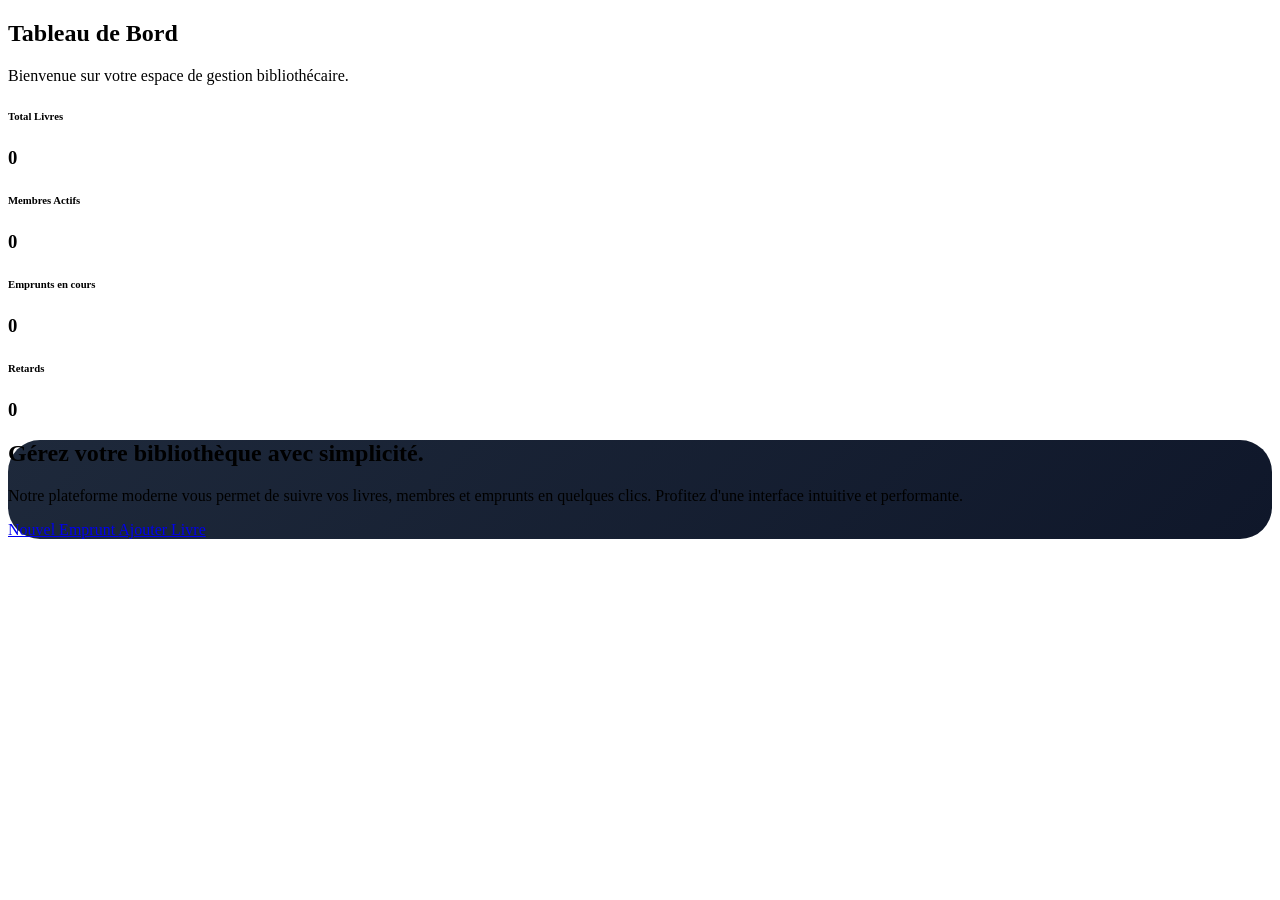
<file: src/main/resources/templates/index.html>
<!DOCTYPE html>
<html xmlns:th="http://www.thymeleaf.org"
      xmlns:layout="http://www.ultraq.net.nz/thymeleaf/layout"
      layout:decorate="~{layout}">
<head>
    <title>Tableau de Bord - BU Gestion</title>
    <style>
        .stat-card {
            border-radius: 15px;
            transition: transform 0.3s;
            cursor: pointer;
        }
        .stat-card:hover {
            transform: translateY(-5px);
        }
        .icon-circle {
            width: 60px;
            height: 60px;
            border-radius: 50%;
            display: flex;
            align-items: center;
            justify-content: center;
            font-size: 24px;
            margin-bottom: 15px;
        }
    </style>
</head>
<body>

<div layout:fragment="content">
    <div class="mb-4">
        <h2 class="fw-bold text-dark">Tableau de Bord</h2>
        <p class="text-muted">Bienvenue sur votre espace de gestion bibliothécaire.</p>
    </div>

    <div class="row g-4 mb-5">
        <!-- Total Books -->
        <div class="col-md-3">
            <div class="card h-100 border-0">
                <div class="card-body p-4">
                    <div class="stat-card-icon bg-primary bg-opacity-10 text-primary mb-3">
                        <i class="bi bi-book"></i>
                    </div>
                    <h6 class="text-uppercase text-muted fw-bold small mb-1">Total Livres</h6>
                    <h3 class="fw-bold mb-0" th:text="${totalBooks}">0</h3>
                    <a href="/livres" class="stretched-link"></a>
                </div>
            </div>
        </div>

        <!-- Active Members -->
        <div class="col-md-3">
            <div class="card h-100 border-0">
                <div class="card-body p-4">
                    <div class="stat-card-icon bg-success bg-opacity-10 text-success mb-3">
                        <i class="bi bi-people"></i>
                    </div>
                    <h6 class="text-uppercase text-muted fw-bold small mb-1">Membres Actifs</h6>
                    <h3 class="fw-bold mb-0" th:text="${activeMembers}">0</h3>
                    <a href="/membres" class="stretched-link"></a>
                </div>
            </div>
        </div>

        <!-- Current Loans -->
        <div class="col-md-3">
            <div class="card h-100 border-0">
                <div class="card-body p-4">
                    <div class="stat-card-icon bg-info bg-opacity-10 text-info mb-3">
                        <i class="bi bi-arrow-left-right"></i>
                    </div>
                    <h6 class="text-uppercase text-muted fw-bold small mb-1">Emprunts en cours</h6>
                    <h3 class="fw-bold mb-0" th:text="${currentLoans}">0</h3>
                    <a href="/emprunts?statut=EN_COURS" class="stretched-link"></a>
                </div>
            </div>
        </div>

        <!-- Overdue Loans -->
        <div class="col-md-3">
            <div class="card h-100 border-0">
                <div class="card-body p-4">
                    <div class="stat-card-icon bg-danger bg-opacity-10 text-danger mb-3">
                        <i class="bi bi-exclamation-triangle"></i>
                    </div>
                    <h6 class="text-uppercase text-muted fw-bold small mb-1">Retards</h6>
                    <h3 class="fw-bold mb-0" th:text="${overdueLoans}">0</h3>
                    <a href="/emprunts?statut=EN_RETARD" class="stretched-link"></a>
                </div>
            </div>
        </div>
    </div>

    <div class="row">
        <div class="col-md-12">
            <div class="card bg-dark text-white overflow-hidden border-0 p-5 shadow-lg" style="border-radius: 2rem; background: linear-gradient(135deg, #1e293b 0%, #0f172a 100%) !important;">
                <div class="row align-items-center">
                    <div class="col-md-7">
                        <h2 class="fw-bold mb-4">Gérez votre bibliothèque avec simplicité.</h2>
                        <p class="text-secondary mb-4 opacity-75">Notre plateforme moderne vous permet de suivre vos livres, membres et emprunts en quelques clics. Profitez d'une interface intuitive et performante.</p>
                        <div class="d-flex gap-3">
                            <a href="/emprunts/nouveau" class="btn btn-primary px-4">
                                <i class="bi bi-plus-lg me-2"></i>Nouvel Emprunt
                            </a>
                            <a href="/livres/nouveau" class="btn btn-outline-light px-4">
                                <i class="bi bi-plus-lg me-2"></i>Ajouter Livre
                            </a>
                        </div>
                    </div>
                    <div class="col-md-5 d-none d-md-block text-center">
                        <i class="bi bi-mortarboard display-1 text-primary opacity-50"></i>
                    </div>
                </div>
            </div>
        </div>
    </div>
</div>

</body>
</html>
</file>
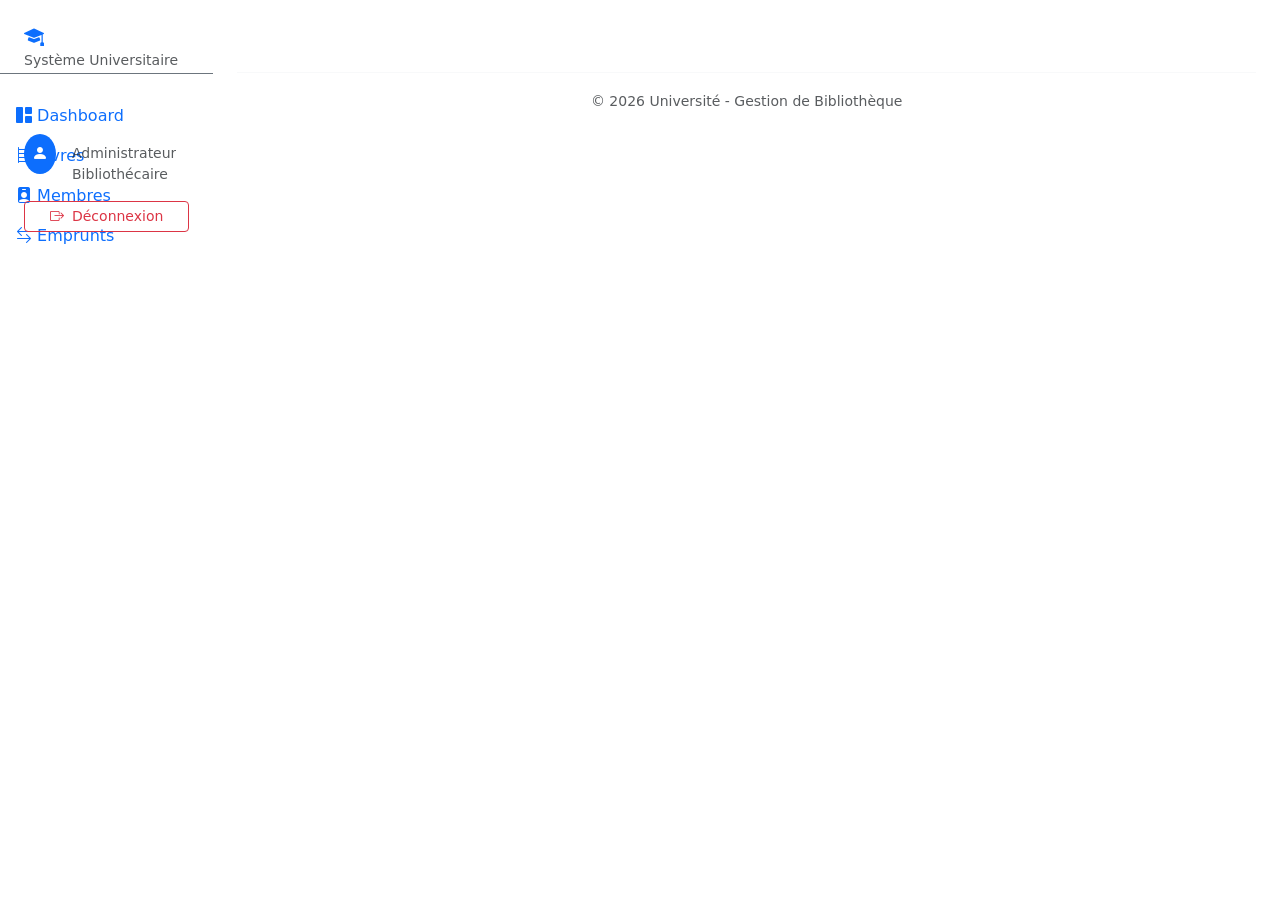
<file: src/main/resources/templates/layout.html>
<!DOCTYPE html>
<html xmlns:th="http://www.thymeleaf.org"
      xmlns:layout="http://www.ultraq.net.nz/thymeleaf/layout"
      xmlns:sec="http://www.thymeleaf.org/extras/spring-security">
<head>
    <meta charset="UTF-8">
    <meta name="viewport" content="width=device-width, initial-scale=1.0">
    <title layout:title-pattern="$CONTENT_TITLE - BU Gestion"></title>
    
    <!-- Bootstrap 5 CSS -->
    <link href="https://cdn.jsdelivr.net/npm/bootstrap@5.3.0/dist/css/bootstrap.min.css" rel="stylesheet">
    <!-- Bootstrap Icons -->
    <link rel="stylesheet" href="https://cdn.jsdelivr.net/npm/bootstrap-icons@1.11.0/font/bootstrap-icons.css">
    <!-- Custom Modern CSS -->
    <link rel="stylesheet" th:href="@{/css/style.css}">
</head>
<body>

<div class="container-fluid">
    <div class="row">
        <!-- Sidebar -->
        <nav id="sidebarMenu" class="col-md-3 col-lg-2 d-md-block sidebar collapse px-0">
            <div class="position-sticky pt-4 h-100">
                <div class="px-4 mb-4">
                    <h5 class="text-white fw-bold mb-0">
                        <i class="bi bi-mortarboard-fill me-2 text-primary"></i>BU Gestion
                    </h5>
                    <small class="text-muted">Système Universitaire</small>
                </div>
                
                <ul class="nav flex-column">
                    <li class="nav-item">
                        <a class="nav-link" th:href="@{/}" th:classappend="${currentUri == '/' ? 'active' : ''}">
                            <i class="bi bi-grid-1x2-fill"></i> Dashboard
                        </a>
                    </li>
                    <li class="nav-item">
                        <a class="nav-link" th:href="@{/livres}" th:classappend="${currentUri.startsWith('/livres') ? 'active' : ''}">
                            <i class="bi bi-bookshelf"></i> Livres
                        </a>
                    </li>
                    <li class="nav-item">
                        <a class="nav-link" th:href="@{/membres}" th:classappend="${currentUri.startsWith('/membres') ? 'active' : ''}">
                            <i class="bi bi-person-badge-fill"></i> Membres
                        </a>
                    </li>
                    <li class="nav-item">
                        <a class="nav-link" th:href="@{/emprunts}" th:classappend="${currentUri.startsWith('/emprunts') ? 'active' : ''}">
                            <i class="bi bi-arrow-left-right"></i> Emprunts
                        </a>
                    </li>
                </ul>

                <div class="mt-auto px-4 pb-4 pt-5 border-top border-secondary position-absolute bottom-0 w-100">
                    <div class="d-flex align-items-center text-white mb-3">
                        <div class="bg-primary rounded-circle p-2 me-3">
                            <i class="bi bi-person-fill text-white"></i>
                        </div>
                        <div class="overflow-hidden">
                            <p class="mb-0 small fw-bold text-truncate" sec:authentication="name">User</p>
                            <small class="text-muted d-block" sec:authorize="hasRole('ADMIN')">Administrateur</small>
                            <small class="text-muted d-block" sec:authorize="hasRole('USER')">Bibliothécaire</small>
                        </div>
                    </div>
                    <form th:action="@{/logout}" method="post">
                        <button type="submit" class="btn btn-outline-danger btn-sm w-100">
                            <i class="bi bi-box-arrow-right me-2"></i>Déconnexion
                        </button>
                    </form>
                </div>
            </div>
        </nav>

        <!-- Main Content -->
        <main class="col-md-9 ms-sm-auto col-lg-10 px-md-4">
            <!-- Top Navbar for mobile -->
            <nav class="navbar navbar-expand-md d-md-none mb-4 mt-2 rounded shadow-sm">
                <div class="container-fluid">
                    <button class="navbar-toggler" type="button" data-bs-toggle="collapse" data-bs-target="#sidebarMenu">
                        <span class="navbar-toggler-icon"></span>
                    </button>
                    <span class="navbar-brand">BU Gestion</span>
                </div>
            </nav>

            <!-- Page Content -->
            <div class="fade-in pt-4">
                <div layout:fragment="content">
                    <!-- Page content will be injected here -->
                </div>
            </div>

            <!-- Footer -->
            <footer class="mt-5 py-3 text-center text-muted border-top border-light">
                <small>&copy; 2026 Université - Gestion de Bibliothèque</small>
            </footer>
        </main>
    </div>
</div>

<!-- Bootstrap 5 JS Bundle -->
<script src="https://cdn.jsdelivr.net/npm/bootstrap@5.3.0/dist/js/bootstrap.bundle.min.js"></script>
</body>
</html>
</file>
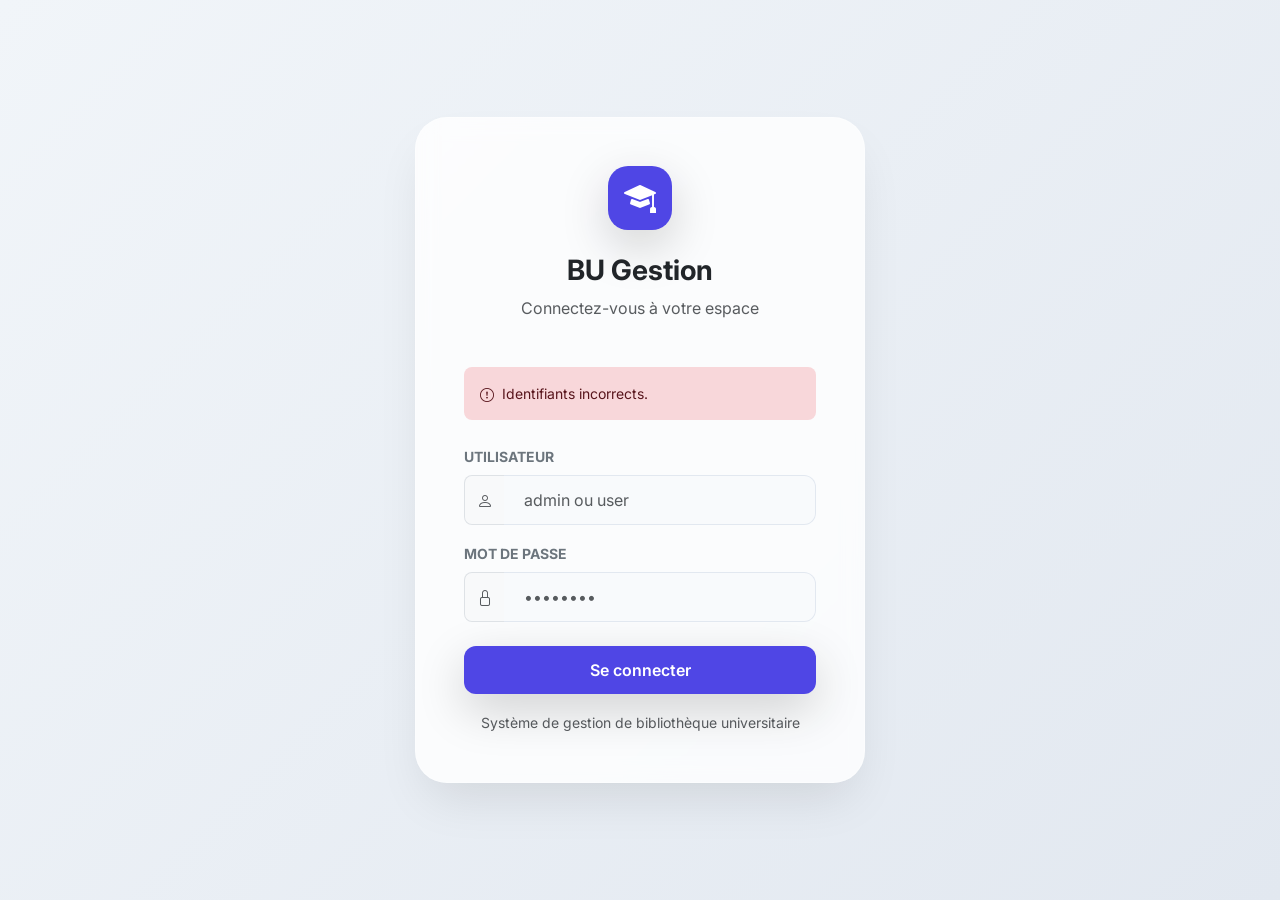
<file: src/main/resources/templates/login.html>
<!DOCTYPE html>
<html xmlns:th="http://www.thymeleaf.org">
<head>
    <meta charset="UTF-8">
    <meta name="viewport" content="width=device-width, initial-scale=1.0">
    <title>Connexion - BU Gestion</title>
    <link href="https://cdn.jsdelivr.net/npm/bootstrap@5.3.0/dist/css/bootstrap.min.css" rel="stylesheet">
    <link rel="stylesheet" href="https://cdn.jsdelivr.net/npm/bootstrap-icons@1.11.0/font/bootstrap-icons.css">
    <link href="https://fonts.googleapis.com/css2?family=Inter:wght@400;600;700&display=swap" rel="stylesheet">
    <style>
        body {
            font-family: 'Inter', sans-serif;
            background: linear-gradient(135deg, #f1f5f9 0%, #e2e8f0 100%);
            height: 100vh;
            display: flex;
            align-items: center;
            justify-content: center;
        }
        .login-card {
            background: rgba(255, 255, 255, 0.8);
            backdrop-filter: blur(10px);
            border: 1px solid rgba(255, 255, 255, 0.3);
            border-radius: 2rem;
            padding: 3rem;
            width: 100%;
            max-width: 450px;
            box-shadow: 0 25px 50px -12px rgba(0, 0, 0, 0.1);
        }
        .form-control {
            border-radius: 0.75rem;
            padding: 0.75rem 1.25rem;
            border: 1px solid #e2e8f0;
            background-color: #f8fafc;
        }
        .form-control:focus {
            box-shadow: 0 0 0 4px rgba(79, 70, 229, 0.1);
            border-color: #4f46e5;
        }
        .btn-login {
            background: #4f46e5;
            border: none;
            border-radius: 0.75rem;
            padding: 0.75rem;
            font-weight: 600;
            color: white;
            transition: all 0.2s;
        }
        .btn-login:hover {
            background: #4338ca;
            transform: translateY(-1px);
        }
        .brand-icon {
            width: 64px;
            height: 64px;
            background: #4f46e5;
            color: white;
            border-radius: 1.25rem;
            display: flex;
            align-items: center;
            justify-content: center;
            font-size: 2rem;
            margin: 0 auto 1.5rem;
        }
    </style>
</head>
<body>

<div class="login-card">
    <div class="text-center mb-5">
        <div class="brand-icon shadow-lg">
            <i class="bi bi-mortarboard-fill"></i>
        </div>
        <h3 class="fw-bold text-dark">BU Gestion</h3>
        <p class="text-muted">Connectez-vous à votre espace</p>
    </div>

    <div th:if="${param.error}" class="alert alert-danger border-0 rounded-3 small mb-4">
        <i class="bi bi-exclamation-circle me-2"></i>Identifiants incorrects.
    </div>

    <form th:action="@{/login}" method="post">
        <div class="mb-3">
            <label class="form-label small fw-bold text-uppercase text-secondary">Utilisateur</label>
            <div class="input-group">
                <span class="input-group-text bg-light border-end-0 text-muted rounded-start-3">
                    <i class="bi bi-person"></i>
                </span>
                <input type="text" name="username" class="form-control border-start-0" placeholder="admin ou user" required>
            </div>
        </div>

        <div class="mb-4">
            <label class="form-label small fw-bold text-uppercase text-secondary">Mot de passe</label>
            <div class="input-group">
                <span class="input-group-text bg-light border-end-0 text-muted rounded-start-3">
                    <i class="bi bi-lock"></i>
                </span>
                <input type="password" name="password" class="form-control border-start-0" placeholder="••••••••" required>
            </div>
        </div>

        <button type="submit" class="btn btn-login w-100 shadow-lg mb-3">
            Se connecter
        </button>
        
        <div class="text-center">
            <small class="text-muted">Système de gestion de bibliothèque universitaire</small>
        </div>
    </form>
</div>

</body>
</html>
</file>
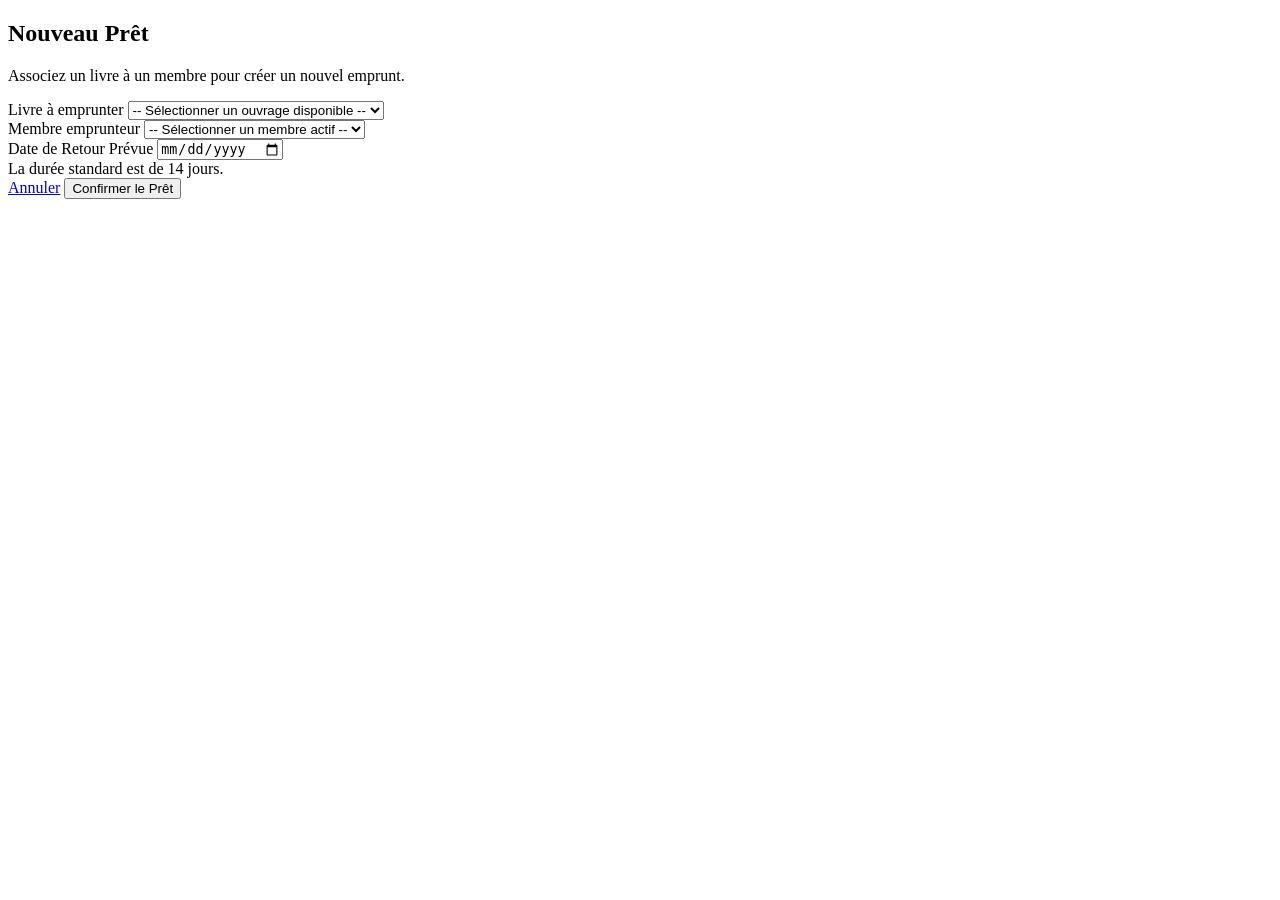
<file: src/main/resources/templates/emprunts/form.html>
<!DOCTYPE html>
<html xmlns:th="http://www.thymeleaf.org"
      xmlns:layout="http://www.ultraq.net.nz/thymeleaf/layout"
      layout:decorate="~{layout}">
<head>
    <title>Enregistrer un Emprunt</title>
</head>
<body>

<div layout:fragment="content">
    <div class="mb-4">
        <h2 class="fw-bold text-dark">Nouveau Prêt</h2>
        <p class="text-muted small">Associez un livre à un membre pour créer un nouvel emprunt.</p>
    </div>

    <div class="row justify-content-center">
        <div class="col-lg-8">
            <div th:if="${error}" class="alert alert-danger border-0 shadow-sm mb-4 fade show" role="alert">
                <i class="bi bi-exclamation-octagon-fill me-2"></i> <span th:text="${error}"></span>
            </div>

            <div class="card border-0 shadow-sm">
                <div class="card-body p-4 p-md-5">
                    <form th:action="@{/emprunts/enregistrer}" th:object="${emprunt}" method="post">
                        
                        <div class="mb-4">
                            <label class="form-label fw-bold small text-uppercase">Livre à emprunter</label>
                            <select th:field="*{livre.id}" class="form-select bg-light border-0 py-3 px-4 shadow-none" required>
                                <option value="">-- Sélectionner un ouvrage disponible --</option>
                                <option th:each="l : ${livres}" 
                                        th:value="${l.id}" 
                                        th:text="${l.titre + ' [' + l.auteur + '] - ' + l.quantiteDisponible + ' dispo'}"
                                        th:disabled="${l.quantiteDisponible <= 0}"></option>
                            </select>
                        </div>

                        <div class="mb-4">
                            <label class="form-label fw-bold small text-uppercase">Membre emprunteur</label>
                            <select th:field="*{membre.id}" class="form-select bg-light border-0 py-3 px-4 shadow-none" required>
                                <option value="">-- Sélectionner un membre actif --</option>
                                <option th:each="m : ${membres}" 
                                        th:value="${m.id}" 
                                        th:text="${m.nom + ' ' + m.prenom + ' (' + m.email + ')'}"
                                        th:disabled="${!m.actif}"></option>
                            </select>
                        </div>

                        <div class="mb-4">
                            <label class="form-label fw-bold small text-uppercase">Date de Retour Prévue</label>
                            <input type="date" th:field="*{dateRetourPrevue}" class="form-control bg-light border-0 py-3 px-4 shadow-none" required>
                            <div class="form-text text-muted small mt-2">
                                <i class="bi bi-info-circle me-1"></i>La durée standard est de 14 jours.
                            </div>
                        </div>

                        <div class="d-flex justify-content-end gap-3 pt-4 border-top mt-5">
                            <a href="/emprunts" class="btn btn-light px-4">Annuler</a>
                            <button type="submit" class="btn btn-primary px-5 shadow-sm">
                                <i class="bi bi-check-lg me-2"></i>Confirmer le Prêt
                            </button>
                        </div>
                    </form>
                </div>
            </div>
        </div>
    </div>
</div>

</body>
</html>
</file>
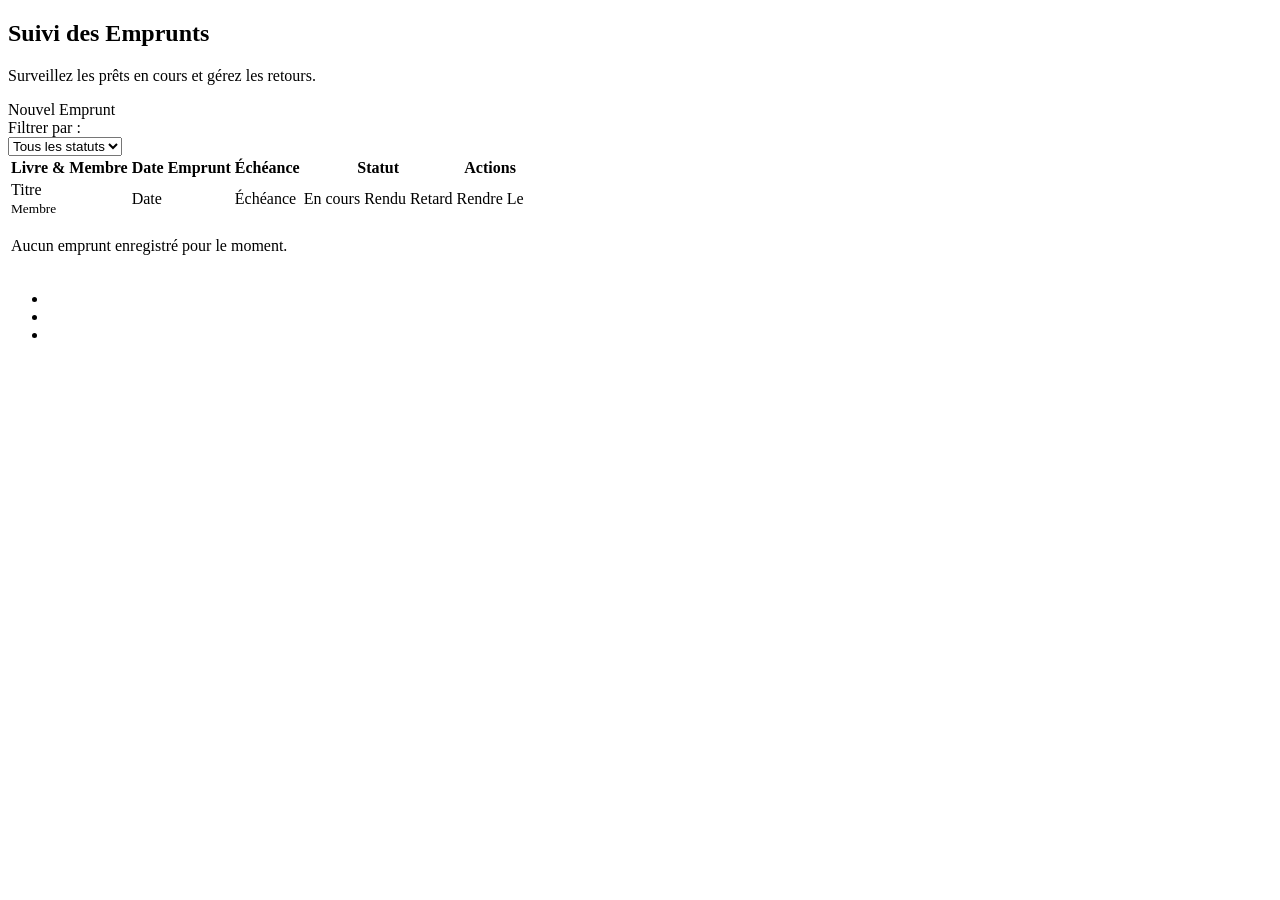
<file: src/main/resources/templates/emprunts/list.html>
<!DOCTYPE html>
<html xmlns:th="http://www.thymeleaf.org"
      xmlns:layout="http://www.ultraq.net.nz/thymeleaf/layout"
      layout:decorate="~{layout}">
<head>
    <title>Suivi des Emprunts</title>
</head>
<body>

<div layout:fragment="content">
    <div class="d-flex justify-content-between align-items-center mb-4">
        <div>
            <h2 class="fw-bold text-dark mb-1">Suivi des Emprunts</h2>
            <p class="text-muted small mb-0">Surveillez les prêts en cours et gérez les retours.</p>
        </div>
        <a th:href="@{/emprunts/nouveau}" class="btn btn-primary shadow-sm">
            <i class="bi bi-plus-lg me-2"></i>Nouvel Emprunt
        </a>
    </div>

    <!-- Filters Card -->
    <div class="card border-0 mb-4 shadow-sm bg-white">
        <div class="card-body p-3">
            <form th:action="@{/emprunts}" method="get" class="row g-3 align-items-center">
                <div class="col-auto">
                    <span class="text-muted small fw-bold text-uppercase">Filtrer par :</span>
                </div>
                <div class="col-auto">
                    <select name="statut" class="form-select form-select-sm border-0 bg-light" onchange="this.form.submit()">
                        <option value="">Tous les statuts</option>
                        <option th:each="s : ${statuts}" 
                                th:value="${s}" 
                                th:text="${s}" 
                                th:selected="${s == statut}"></option>
                    </select>
                </div>
            </form>
        </div>
    </div>

    <!-- Loans Table -->
    <div class="table-responsive">
        <table class="table align-middle">
            <thead>
                <tr>
                    <th class="ps-4">Livre & Membre</th>
                    <th>Date Emprunt</th>
                    <th>Échéance</th>
                    <th>Statut</th>
                    <th class="text-end pe-4">Actions</th>
                </tr>
            </thead>
            <tbody>
                <tr th:each="e : ${emprunts}" class="shadow-sm">
                    <td class="ps-4">
                        <div class="d-flex align-items-center">
                            <div class="bg-info bg-opacity-10 text-info rounded p-2 me-3">
                                <i class="bi bi-arrow-left-right"></i>
                            </div>
                            <div>
                                <div class="fw-bold text-dark" th:text="${e.livre.titre}">Titre</div>
                                <small class="text-muted" th:text="${e.membre.nom + ' ' + e.membre.prenom}">Membre</small>
                            </div>
                        </div>
                    </td>
                    <td class="small" th:text="${#temporals.format(e.dateEmprunt, 'dd/MM/yyyy')}">Date</td>
                    <td class="small fw-medium" 
                        th:classappend="${e.statut.name() == 'EN_RETARD' ? 'text-danger' : 'text-secondary'}"
                        th:text="${#temporals.format(e.dateRetourPrevue, 'dd/MM/yyyy')}">Échéance</td>
                    <td>
                        <span th:if="${e.statut.name() == 'EN_COURS'}" class="badge bg-primary bg-opacity-10 text-primary border border-primary border-opacity-25 px-3 py-2 rounded-pill">
                            En cours
                        </span>
                        <span th:if="${e.statut.name() == 'RENDU'}" class="badge bg-success bg-opacity-10 text-success border border-success border-opacity-25 px-3 py-2 rounded-pill">
                            Rendu
                        </span>
                        <span th:if="${e.statut.name() == 'EN_RETARD'}" class="badge bg-danger bg-opacity-10 text-danger border border-danger border-opacity-25 px-3 py-2 rounded-pill">
                            Retard
                        </span>
                    </td>
                    <td class="text-end pe-4">
                        <a th:if="${e.statut.name() != 'RENDU'}" 
                           th:href="@{'/emprunts/retourner/' + ${e.id}}" 
                           class="btn btn-sm btn-success rounded-pill px-3 shadow-sm"
                           onclick="return confirm('Confirmer le retour de ce livre ?')">
                            <i class="bi bi-arrow-return-left me-1"></i> Rendre
                        </a>
                        <span th:if="${e.statut.name() == 'RENDU'}" class="text-muted small italic">
                            Le <span th:text="${#temporals.format(e.dateRetourEffective, 'dd/MM/')}"></span>
                        </span>
                    </td>
                </tr>
                <tr th:if="${#lists.isEmpty(emprunts)}">
                    <td colspan="5" class="text-center py-5">
                        <p class="text-muted">Aucun emprunt enregistré pour le moment.</p>
                    </td>
                </tr>
            </tbody>
        </table>
    </div>

    <!-- Pagination -->
    <nav th:if="${totalPages > 1}" class="mt-5">
        <ul class="pagination justify-content-center gap-1">
            <li class="page-item" th:classappend="${currentPage == 0 ? 'disabled' : ''}">
                <a class="page-link border-0 rounded-3 shadow-sm" th:href="@{/emprunts(page=${currentPage - 1}, statut=${statut})}">
                    <i class="bi bi-chevron-left"></i>
                </a>
            </li>
            <li class="page-item" th:each="i : ${#numbers.sequence(0, totalPages - 1)}"
                th:classappend="${currentPage == i ? 'active' : ''}">
                <a class="page-link border-0 rounded-3 shadow-sm mx-1" th:href="@{/emprunts(page=${i}, statut=${statut})}" th:text="${i + 1}"></a>
            </li>
            <li class="page-item" th:classappend="${currentPage == totalPages - 1 ? 'disabled' : ''}">
                <a class="page-link border-0 rounded-3 shadow-sm" th:href="@{/emprunts(page=${currentPage + 1}, statut=${statut})}">
                    <i class="bi bi-chevron-right"></i>
                </a>
            </li>
        </ul>
    </nav>
</div>

</body>
</html>
</file>
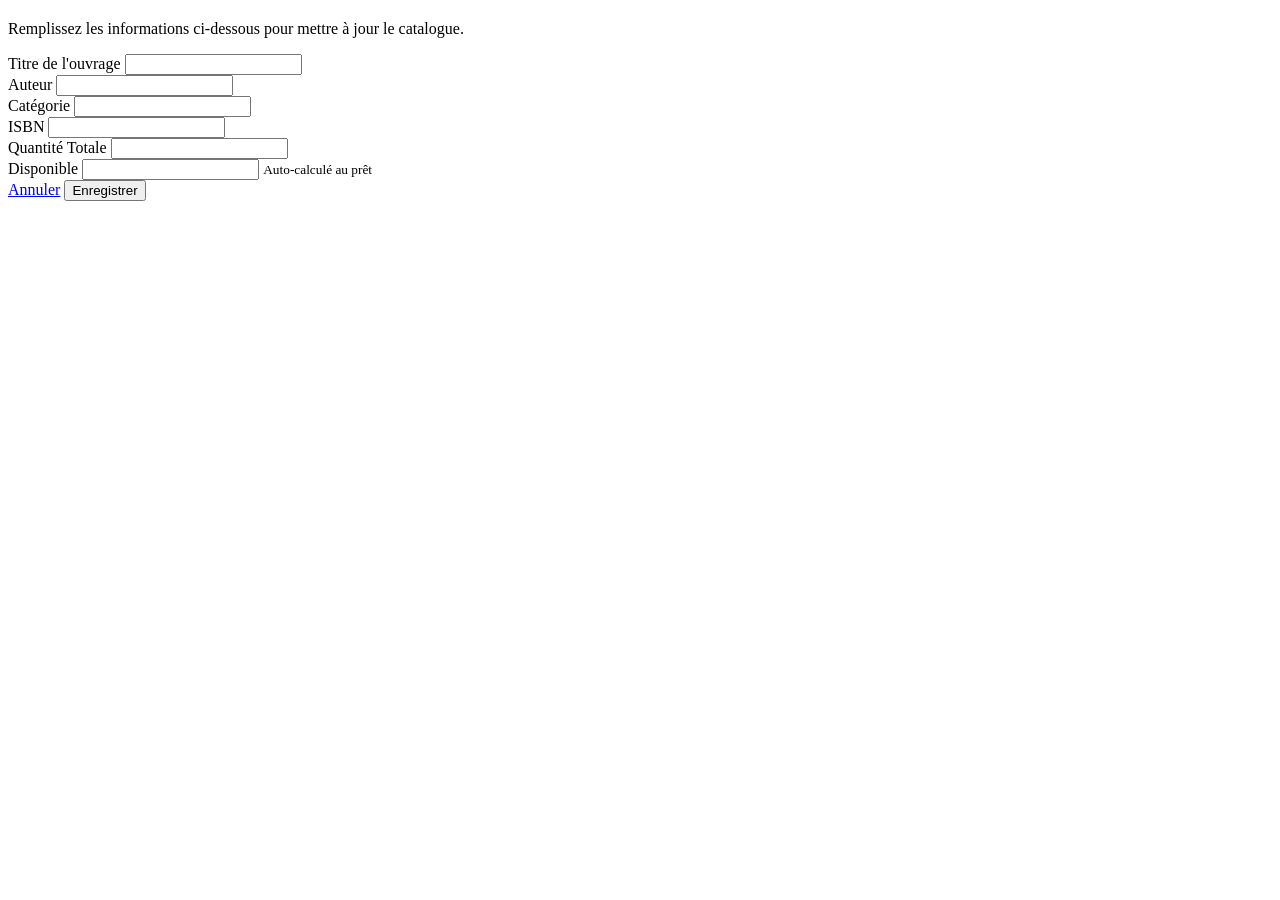
<file: src/main/resources/templates/livres/form.html>
<!DOCTYPE html>
<html xmlns:th="http://www.thymeleaf.org"
      xmlns:layout="http://www.ultraq.net.nz/thymeleaf/layout"
      layout:decorate="~{layout}">
<head>
    <title th:text="${livre.id == null ? 'Ajouter un Livre' : 'Modifier le Livre'}"></title>
</head>
<body>

<div layout:fragment="content">
    <div class="mb-4">
        <h2 class="fw-bold text-dark" th:text="${livre.id == null ? 'Ajouter un Livre' : 'Modifier le Livre'}"></h2>
        <p class="text-muted small">Remplissez les informations ci-dessous pour mettre à jour le catalogue.</p>
    </div>

    <div class="row justify-content-center">
        <div class="col-lg-8">
            <div class="card border-0 shadow-sm">
                <div class="card-body p-4 p-md-5">
                    <form th:action="@{/livres/enregistrer}" th:object="${livre}" method="post">
                        <input type="hidden" th:field="*{id}">

                        <div class="row g-4 mb-4">
                            <div class="col-md-12">
                                <label class="form-label fw-bold small text-uppercase">Titre de l'ouvrage</label>
                                <input type="text" th:field="*{titre}" class="form-control" th:classappend="${#fields.hasErrors('titre')} ? 'is-invalid' : ''">
                                <div class="invalid-feedback" th:errors="*{titre}"></div>
                            </div>
                            
                            <div class="col-md-6">
                                <label class="form-label fw-bold small text-uppercase">Auteur</label>
                                <input type="text" th:field="*{auteur}" class="form-control" th:classappend="${#fields.hasErrors('auteur')} ? 'is-invalid' : ''">
                                <div class="invalid-feedback" th:errors="*{auteur}"></div>
                            </div>

                            <div class="col-md-6">
                                <label class="form-label fw-bold small text-uppercase">Catégorie</label>
                                <input type="text" th:field="*{categorie}" class="form-control" th:classappend="${#fields.hasErrors('categorie')} ? 'is-invalid' : ''">
                                <div class="invalid-feedback" th:errors="*{categorie}"></div>
                            </div>

                            <div class="col-md-6">
                                <label class="form-label fw-bold small text-uppercase">ISBN</label>
                                <input type="text" th:field="*{isbn}" class="form-control" th:classappend="${#fields.hasErrors('isbn')} ? 'is-invalid' : ''">
                                <div class="invalid-feedback" th:errors="*{isbn}"></div>
                            </div>

                            <div class="col-md-3">
                                <label class="form-label fw-bold small text-uppercase">Quantité Totale</label>
                                <input type="number" th:field="*{quantiteTotal}" class="form-control" min="1">
                            </div>
                            
                            <div class="col-md-3">
                                <label class="form-label fw-bold small text-uppercase">Disponible</label>
                                <input type="number" th:field="*{quantiteDisponible}" class="form-control" min="0">
                                <small class="text-muted small">Auto-calculé au prêt</small>
                            </div>
                        </div>

                        <div class="d-flex justify-content-end gap-3 pt-4 border-top">
                            <a href="/livres" class="btn btn-light px-4">Annuler</a>
                            <button type="submit" class="btn btn-primary px-5 shadow-sm">
                                <i class="bi bi-check-lg me-2"></i>Enregistrer
                            </button>
                        </div>
                    </form>
                </div>
            </div>
        </div>
    </div>
</div>

</body>
</html>
</file>
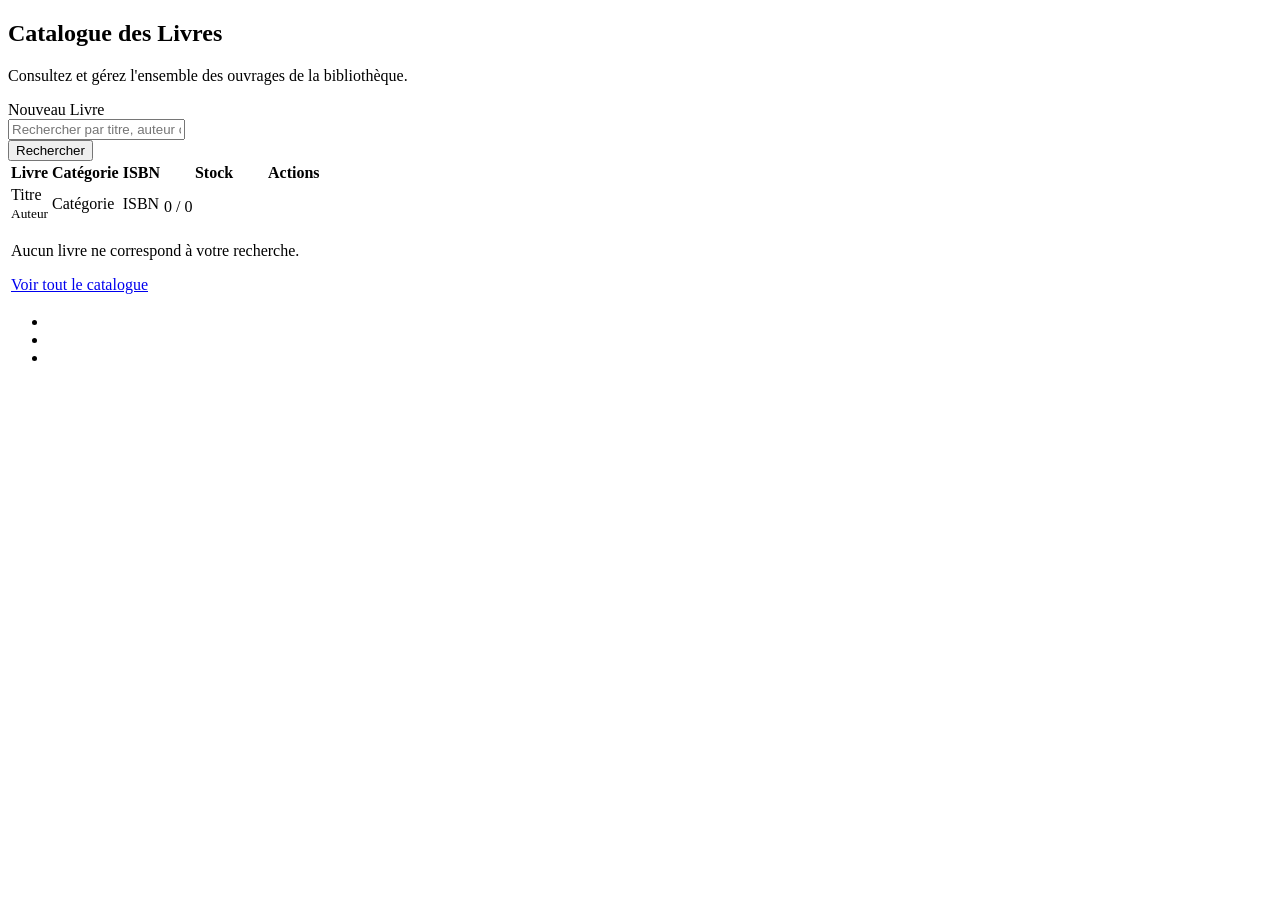
<file: src/main/resources/templates/livres/list.html>
<!DOCTYPE html>
<html xmlns:th="http://www.thymeleaf.org"
      xmlns:layout="http://www.ultraq.net.nz/thymeleaf/layout"
      layout:decorate="~{layout}">
<head>
    <title>Catalogue des Livres</title>
</head>
<body>

<div layout:fragment="content">
    <div class="d-flex justify-content-between align-items-center mb-4">
        <div>
            <h2 class="fw-bold text-dark mb-1">Catalogue des Livres</h2>
            <p class="text-muted small mb-0">Consultez et gérez l'ensemble des ouvrages de la bibliothèque.</p>
        </div>
        <a th:href="@{/livres/nouveau}" class="btn btn-primary shadow-sm">
            <i class="bi bi-plus-lg me-2"></i>Nouveau Livre
        </a>
    </div>

    <!-- Search & Filter Card -->
    <div class="card border-0 mb-4 shadow-sm">
        <div class="card-body p-3">
            <form th:action="@{/livres}" method="get" class="row g-2">
                <div class="col-md-10">
                    <div class="input-group">
                        <span class="input-group-text bg-transparent border-end-0 text-muted">
                            <i class="bi bi-search"></i>
                        </span>
                        <input type="text" name="keyword" th:value="${keyword}" class="form-control border-start-0 ps-0" 
                               placeholder="Rechercher par titre, auteur ou ISBN...">
                    </div>
                </div>
                <div class="col-md-2">
                    <button type="submit" class="btn btn-dark w-100">Rechercher</button>
                </div>
            </form>
        </div>
    </div>

    <!-- Books Table -->
    <div class="table-responsive">
        <table class="table align-middle">
            <thead>
                <tr>
                    <th class="ps-4">Livre</th>
                    <th>Catégorie</th>
                    <th>ISBN</th>
                    <th>Stock</th>
                    <th class="text-end pe-4">Actions</th>
                </tr>
            </thead>
            <tbody>
                <tr th:each="l : ${livres}" class="shadow-sm">
                    <td class="ps-4">
                        <div class="d-flex align-items-center">
                            <div class="bg-primary bg-opacity-10 text-primary rounded p-2 me-3 d-none d-sm-block">
                                <i class="bi bi-book-fill"></i>
                            </div>
                            <div>
                                <div class="fw-bold text-dark" th:text="${l.titre}">Titre</div>
                                <small class="text-muted" th:text="${l.auteur}">Auteur</small>
                            </div>
                        </div>
                    </td>
                    <td>
                        <span class="badge bg-light text-dark border fw-medium px-3 py-2 rounded-pill" th:text="${l.categorie}">Catégorie</span>
                    </td>
                    <td class="font-monospace small text-secondary" th:text="${l.isbn}">ISBN</td>
                    <td>
                        <div class="d-flex align-items-center">
                            <div class="flex-grow-1 me-2 d-none d-lg-block" style="width: 100px;">
                                <div class="progress" style="height: 6px; border-radius: 3px;">
                                    <div class="progress-bar bg-success" role="progressbar" 
                                         th:style="'width: ' + (${l.quantiteDisponible} * 100 / ${l.quantiteTotal}) + '%'"></div>
                                </div>
                            </div>
                            <span class="fw-bold" th:text="${l.quantiteDisponible}">0</span>
                            <span class="text-muted small mx-1">/</span>
                            <span class="text-muted small" th:text="${l.quantiteTotal}">0</span>
                        </div>
                    </td>
                    <td class="text-end pe-4">
                        <div class="btn-group">
                            <a th:href="@{'/livres/modifier/' + ${l.id}}" class="btn btn-sm btn-light border-0" title="Modifier">
                                <i class="bi bi-pencil-square text-primary"></i>
                            </a>
                            <a sec:authorize="hasRole('ADMIN')" th:href="@{'/livres/supprimer/' + ${l.id}}" 
                               class="btn btn-sm btn-light border-0" 
                               onclick="return confirm('Supprimer ce livre ?')" title="Supprimer">
                                <i class="bi bi-trash3 text-danger"></i>
                            </a>
                        </div>
                    </td>
                </tr>
                <tr th:if="${#lists.isEmpty(livres)}">
                    <td colspan="5" class="text-center py-5">
                        <i class="bi bi-search display-1 text-muted opacity-25 mb-3 d-block"></i>
                        <p class="text-muted">Aucun livre ne correspond à votre recherche.</p>
                        <a href="/livres" class="btn btn-sm btn-link text-decoration-none">Voir tout le catalogue</a>
                    </td>
                </tr>
            </tbody>
        </table>
    </div>

    <!-- Pagination -->
    <nav th:if="${totalPages > 1}" class="mt-5">
        <ul class="pagination justify-content-center gap-1">
            <li class="page-item" th:classappend="${currentPage == 0 ? 'disabled' : ''}">
                <a class="page-link border-0 rounded-3 shadow-sm" th:href="@{/livres(page=${currentPage - 1}, keyword=${keyword})}">
                    <i class="bi bi-chevron-left"></i>
                </a>
            </li>
            <li class="page-item" th:each="i : ${#numbers.sequence(0, totalPages - 1)}"
                th:classappend="${currentPage == i ? 'active' : ''}">
                <a class="page-link border-0 rounded-3 shadow-sm mx-1" 
                   th:href="@{/livres(page=${i}, keyword=${keyword})}" th:text="${i + 1}"></a>
            </li>
            <li class="page-item" th:classappend="${currentPage == totalPages - 1 ? 'disabled' : ''}">
                <a class="page-link border-0 rounded-3 shadow-sm" th:href="@{/livres(page=${currentPage + 1}, keyword=${keyword})}">
                    <i class="bi bi-chevron-right"></i>
                </a>
            </li>
        </ul>
    </nav>
</div>

</body>
</html>
</file>
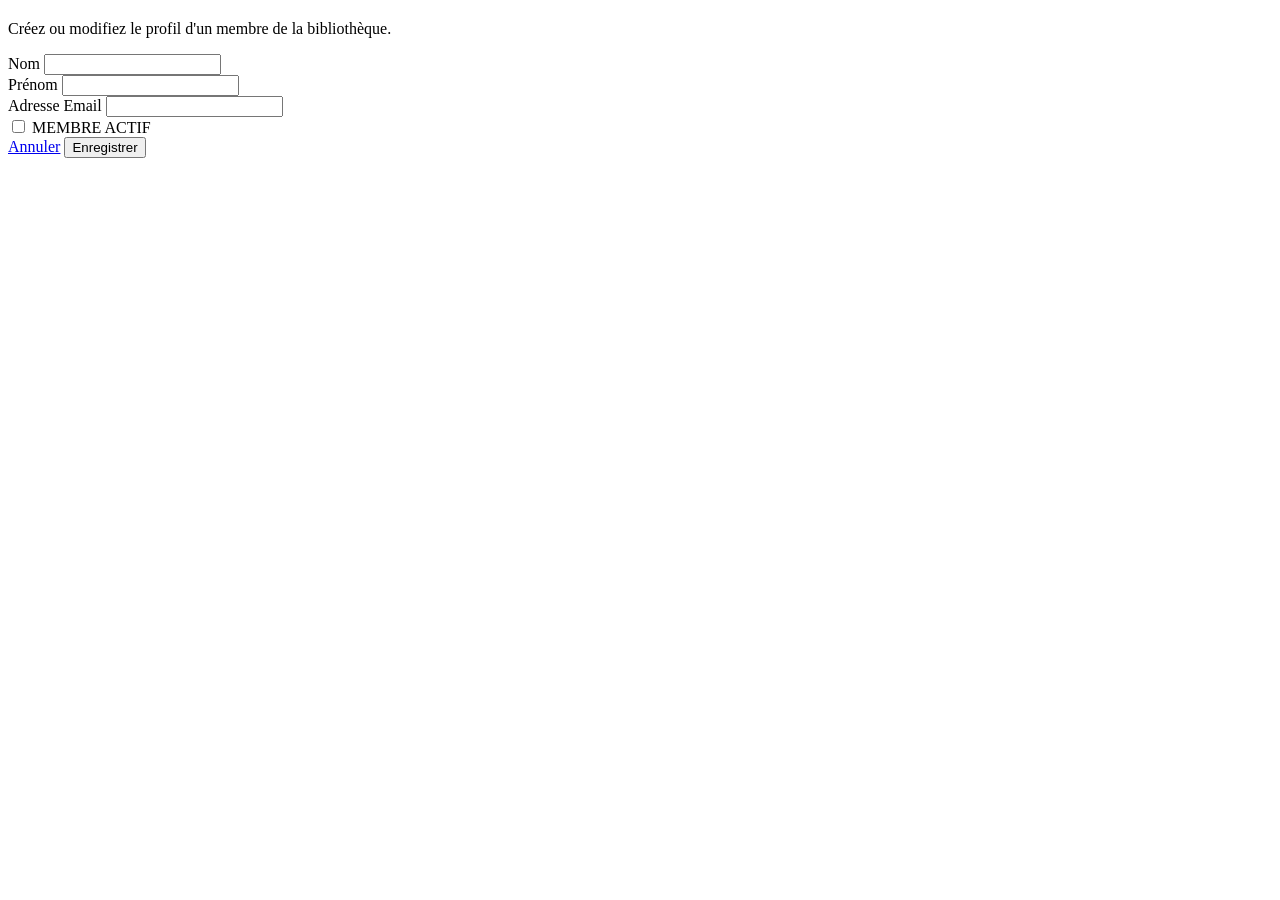
<file: src/main/resources/templates/membres/form.html>
<!DOCTYPE html>
<html xmlns:th="http://www.thymeleaf.org"
      xmlns:layout="http://www.ultraq.net.nz/thymeleaf/layout"
      layout:decorate="~{layout}">
<head>
    <title th:text="${membre.id == null ? 'Ajouter un Membre' : 'Modifier le Membre'}"></title>
</head>
<body>

<div layout:fragment="content">
    <div class="mb-4">
        <h2 class="fw-bold text-dark" th:text="${membre.id == null ? 'Ajouter un Membre' : 'Modifier le Membre'}"></h2>
        <p class="text-muted small">Créez ou modifiez le profil d'un membre de la bibliothèque.</p>
    </div>

    <div class="row justify-content-center">
        <div class="col-lg-8">
            <div class="card border-0 shadow-sm">
                <div class="card-body p-4 p-md-5">
                    <form th:action="@{/membres/enregistrer}" th:object="${membre}" method="post">
                        <input type="hidden" th:field="*{id}">
                        <input type="hidden" th:field="*{dateInscription}">

                        <div class="row g-4 mb-4">
                            <div class="col-md-6">
                                <label class="form-label fw-bold small text-uppercase">Nom</label>
                                <input type="text" th:field="*{nom}" class="form-control" th:classappend="${#fields.hasErrors('nom')} ? 'is-invalid' : ''">
                                <div class="invalid-feedback" th:errors="*{nom}"></div>
                            </div>
                            
                            <div class="col-md-6">
                                <label class="form-label fw-bold small text-uppercase">Prénom</label>
                                <input type="text" th:field="*{prenom}" class="form-control" th:classappend="${#fields.hasErrors('prenom')} ? 'is-invalid' : ''">
                                <div class="invalid-feedback" th:errors="*{prenom}"></div>
                            </div>

                            <div class="col-md-12">
                                <label class="form-label fw-bold small text-uppercase">Adresse Email</label>
                                <input type="email" th:field="*{email}" class="form-control" th:classappend="${#fields.hasErrors('email')} ? 'is-invalid' : ''">
                                <div class="invalid-feedback" th:errors="*{email}"></div>
                            </div>

                            <div class="col-md-6">
                                <div class="form-check form-switch p-3 bg-light rounded-3 d-inline-block">
                                    <input class="form-check-input ms-0 me-2" type="checkbox" th:field="*{actif}" id="actifSwitch">
                                    <label class="form-check-label fw-bold small" for="actifSwitch">MEMBRE ACTIF</label>
                                </div>
                            </div>
                        </div>

                        <div class="d-flex justify-content-end gap-3 pt-4 border-top">
                            <a href="/membres" class="btn btn-light px-4">Annuler</a>
                            <button type="submit" class="btn btn-primary px-5 shadow-sm">
                                <i class="bi bi-check-lg me-2"></i>Enregistrer
                            </button>
                        </div>
                    </form>
                </div>
            </div>
        </div>
    </div>
</div>

</body>
</html>
</file>
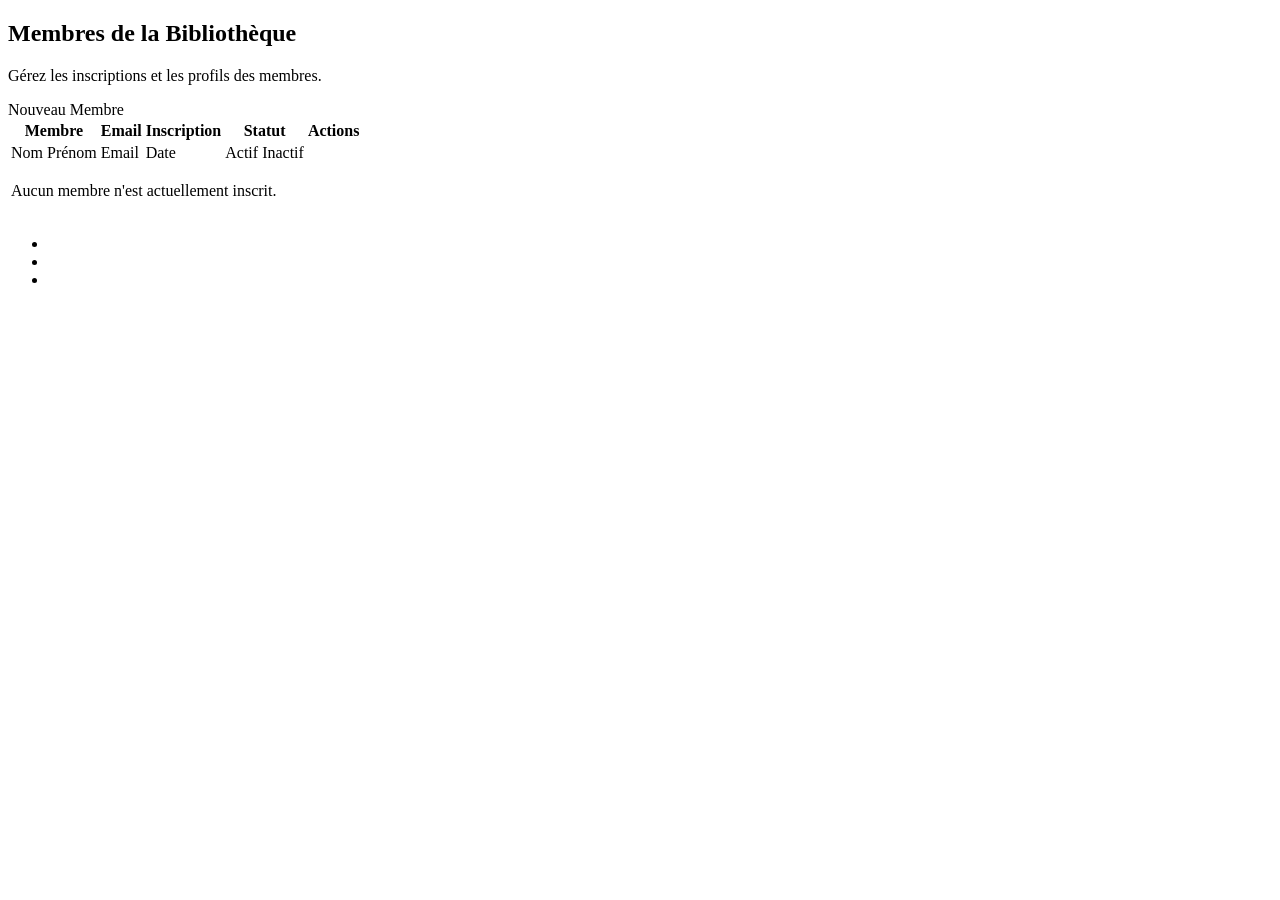
<file: src/main/resources/templates/membres/list.html>
<!DOCTYPE html>
<html xmlns:th="http://www.thymeleaf.org"
      xmlns:layout="http://www.ultraq.net.nz/thymeleaf/layout"
      layout:decorate="~{layout}">
<head>
    <title>Gestion des Membres</title>
</head>
<body>

<div layout:fragment="content">
    <div class="d-flex justify-content-between align-items-center mb-4">
        <div>
            <h2 class="fw-bold text-dark mb-1">Membres de la Bibliothèque</h2>
            <p class="text-muted small mb-0">Gérez les inscriptions et les profils des membres.</p>
        </div>
        <a th:href="@{/membres/nouveau}" class="btn btn-primary shadow-sm">
            <i class="bi bi-person-plus-fill me-2"></i>Nouveau Membre
        </a>
    </div>

    <!-- Members Table -->
    <div class="table-responsive">
        <table class="table align-middle">
            <thead>
                <tr>
                    <th class="ps-4">Membre</th>
                    <th>Email</th>
                    <th>Inscription</th>
                    <th>Statut</th>
                    <th class="text-end pe-4">Actions</th>
                </tr>
            </thead>
            <tbody>
                <tr th:each="m : ${membres}" class="shadow-sm">
                    <td class="ps-4">
                        <div class="d-flex align-items-center">
                            <div class="bg-success bg-opacity-10 text-success rounded-circle p-2 me-3 d-none d-sm-block">
                                <i class="bi bi-person-fill"></i>
                            </div>
                            <div class="fw-bold text-dark" th:text="${m.nom + ' ' + m.prenom}">Nom Prénom</div>
                        </div>
                    </td>
                    <td class="text-secondary small" th:text="${m.email}">Email</td>
                    <td class="text-muted small" th:text="${#temporals.format(m.dateInscription, 'dd MMM yyyy')}">Date</td>
                    <td>
                        <span th:if="${m.actif}" class="badge bg-success bg-opacity-10 text-success border border-success border-opacity-25 px-3 py-2 rounded-pill">
                            <i class="bi bi-check-circle-fill me-1"></i> Actif
                        </span>
                        <span th:if="${!m.actif}" class="badge bg-secondary bg-opacity-10 text-secondary border border-secondary border-opacity-25 px-3 py-2 rounded-pill">
                            <i class="bi bi-x-circle-fill me-1"></i> Inactif
                        </span>
                    </td>
                    <td class="text-end pe-4">
                        <div class="btn-group">
                            <a th:href="@{'/membres/modifier/' + ${m.id}}" class="btn btn-sm btn-light border-0" title="Modifier">
                                <i class="bi bi-pencil-square text-primary"></i>
                            </a>
                            <a sec:authorize="hasRole('ADMIN')" th:href="@{'/membres/supprimer/' + ${m.id}}" 
                               class="btn btn-sm btn-light border-0" 
                               onclick="return confirm('Supprimer ce membre ?')" title="Supprimer">
                                <i class="bi bi-trash3 text-danger"></i>
                            </a>
                        </div>
                    </td>
                </tr>
                <tr th:if="${#lists.isEmpty(membres)}">
                    <td colspan="5" class="text-center py-5">
                        <p class="text-muted">Aucun membre n'est actuellement inscrit.</p>
                    </td>
                </tr>
            </tbody>
        </table>
    </div>

    <!-- Pagination -->
    <nav th:if="${totalPages > 1}" class="mt-5">
        <ul class="pagination justify-content-center gap-1">
            <li class="page-item" th:classappend="${currentPage == 0 ? 'disabled' : ''}">
                <a class="page-link border-0 rounded-3 shadow-sm" th:href="@{/membres(page=${currentPage - 1})}">
                    <i class="bi bi-chevron-left"></i>
                </a>
            </li>
            <li class="page-item" th:each="i : ${#numbers.sequence(0, totalPages - 1)}"
                th:classappend="${currentPage == i ? 'active' : ''}">
                <a class="page-link border-0 rounded-3 shadow-sm mx-1" th:href="@{/membres(page=${i})}" th:text="${i + 1}"></a>
            </li>
            <li class="page-item" th:classappend="${currentPage == totalPages - 1 ? 'disabled' : ''}">
                <a class="page-link border-0 rounded-3 shadow-sm" th:href="@{/membres(page=${currentPage + 1})}">
                    <i class="bi bi-chevron-right"></i>
                </a>
            </li>
        </ul>
    </nav>
</div>

</body>
</html>
</file>
